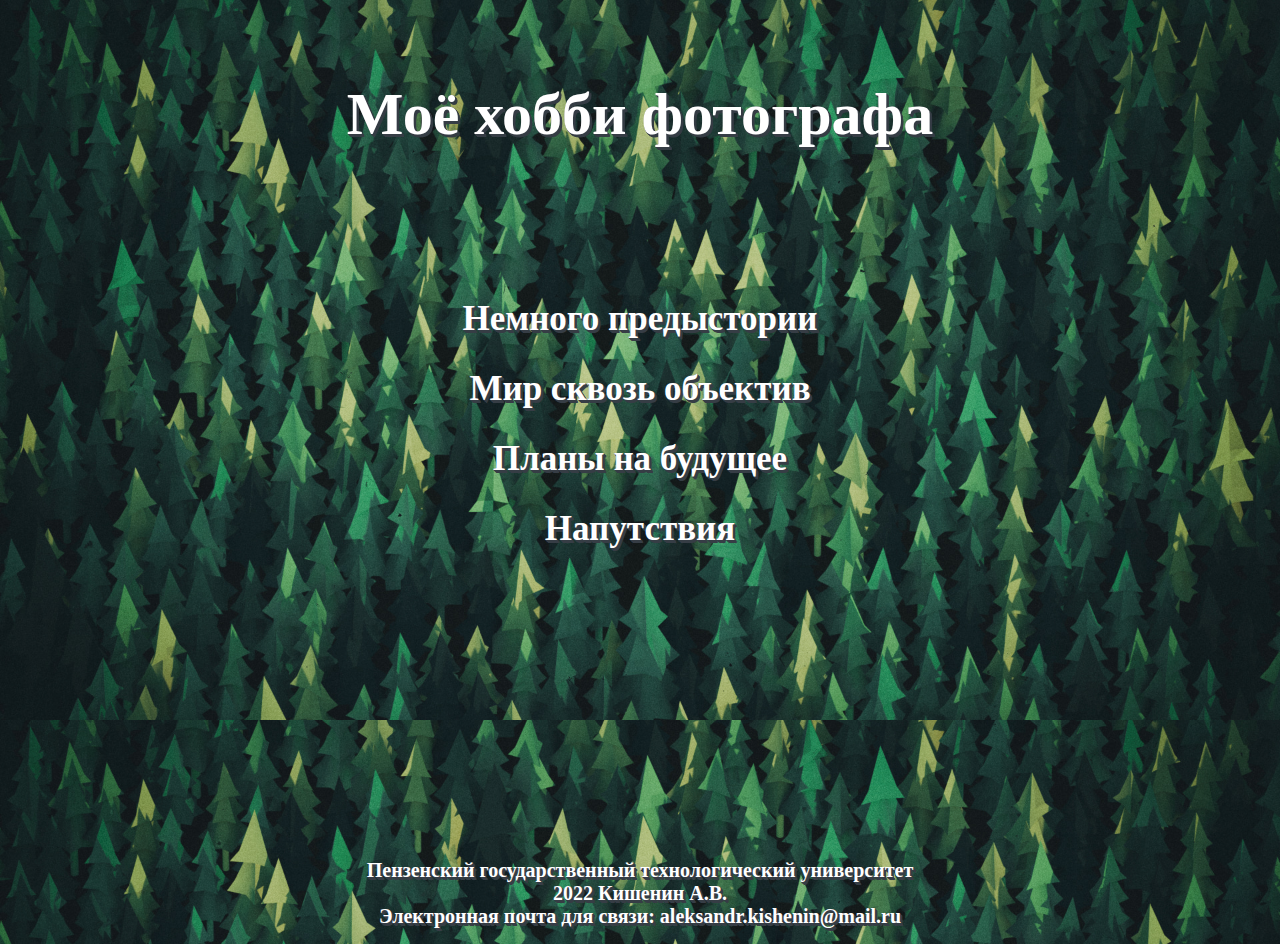
<file: index.html>
<!doctype html>
<html>
<head>
<meta charset="utf-8">
<title>Кишенин Александр Владимирович 18ИП1бп</title>
<link href="styles.css" rel="stylesheet" type="text/css">
</head>
	
<body>
<h4 class="stroke">Моё хобби фотографа</h4>
	<ul class="spisok">
	<li class="element"><a href="Prequel.html" >Немного предыстории</a></li>
	<li class="element"><a href="Experience.html" >Мир сквозь объектив</a></li>
	<li class="element"><a href="Future.html" >Планы на будущее</a></li>
	<li class="element"><a href="Wishes.html" >Напутствия</a></li>
	</ul>
	<ul class="spisok_min">
	<li class="element_min"><a target="_blank" href="http://www.penzgtu.ru">Пензенский государственный технологический университет</a></li>
	<li class="element_min">2022 Кишенин А.В.</li>
	<li class="element_min"><a href="mailto:aleksandr.kishenin@mail.ru">Электронная почта для связи: aleksandr.kishenin@mail.ru</a></li>
	</ul>
</body>
</html>
</file>
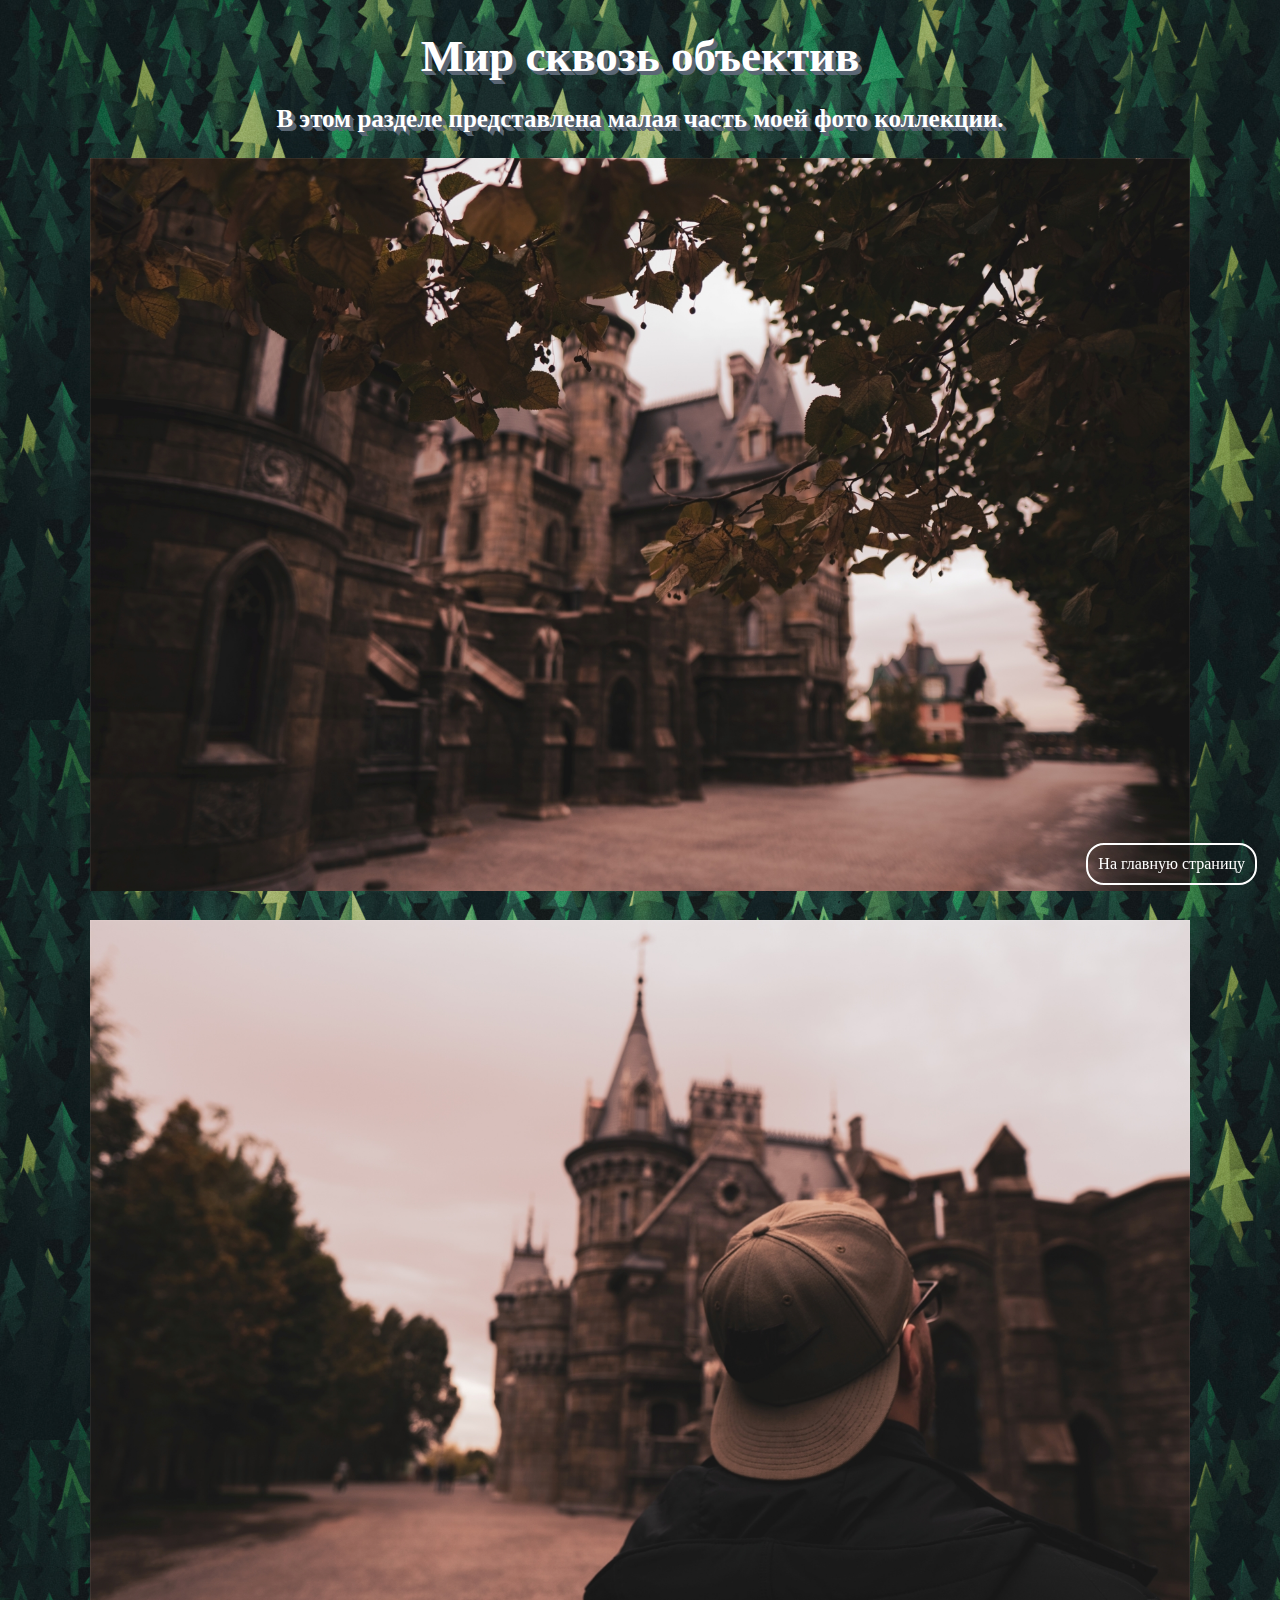
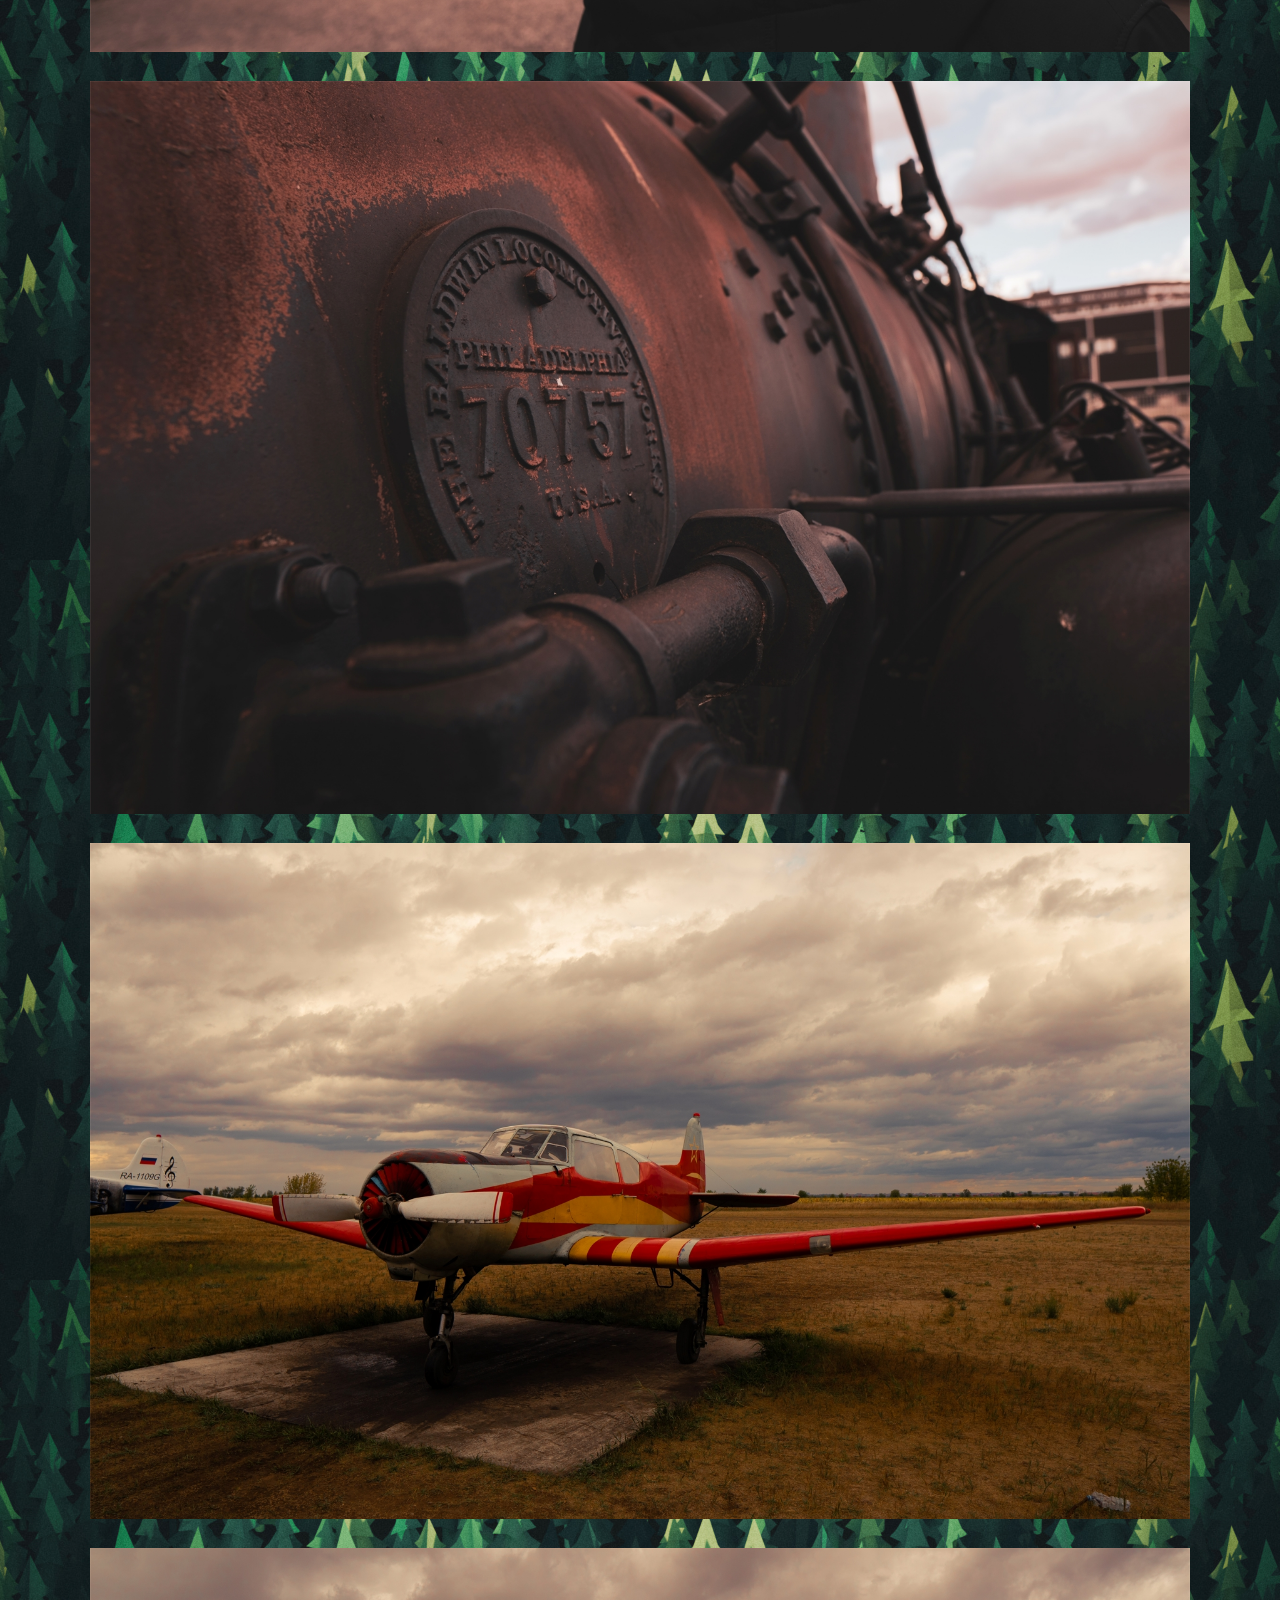
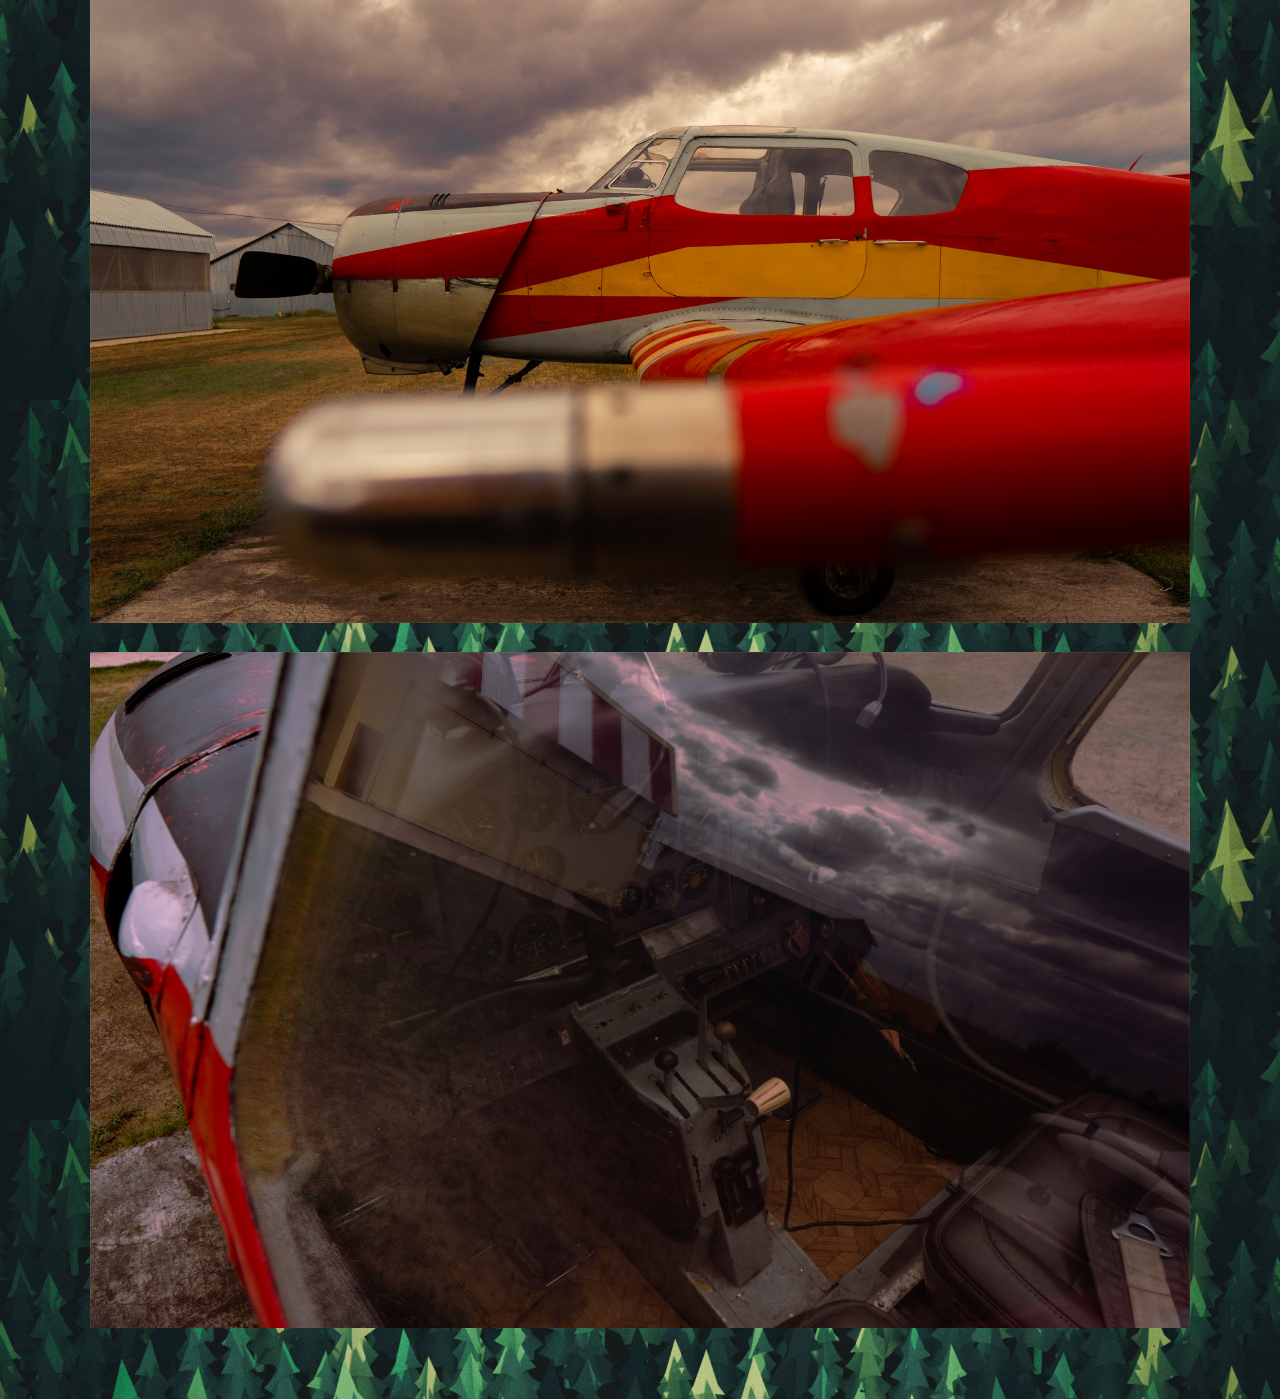
<file: Experience.html>
<!doctype html>
<html>
<head>
<meta charset="utf-8">
<title>Мир сквозь объектив</title>
<link href="styles3.css" rel="stylesheet" type="text/css">
</head>

<body>
	<main class="main-container">
  	<header class="main-header">
		  <h1 class="stroke">Мир сквозь объектив</h1>
	</header>
	 
<div class="main-content">
	<div class="stroke">
		<p class="text">
			В этом разделе представлена малая часть моей фото коллекции.
		</p>
	</div> 
	<ul class="spisok">
		<li class="element">
			<img class="element-img" src="images/tree.jpg">
		</li>
		<li class="element">
			<img class="element-img" src="images/castle.jpg">
		</li>
		<li class="element">
			<img class="element-img" src="images/train.jpg">
		</li>
		<li class="element">
			<img class="element-img" src="images/plane1.jpg">
		</li>
		<li class="element">
			<img class="element-img" src="images/plane2.jpg">
		</li>
		<li class="element">
			<img class="element-img" src="images/plane3.jpg">
		</li>
	</ul>
</div>
 	<footer class="main-footer">
		 <a href="index.html">На главную страницу</a>
		</footer>
</main>
</body>
</html>
</file>
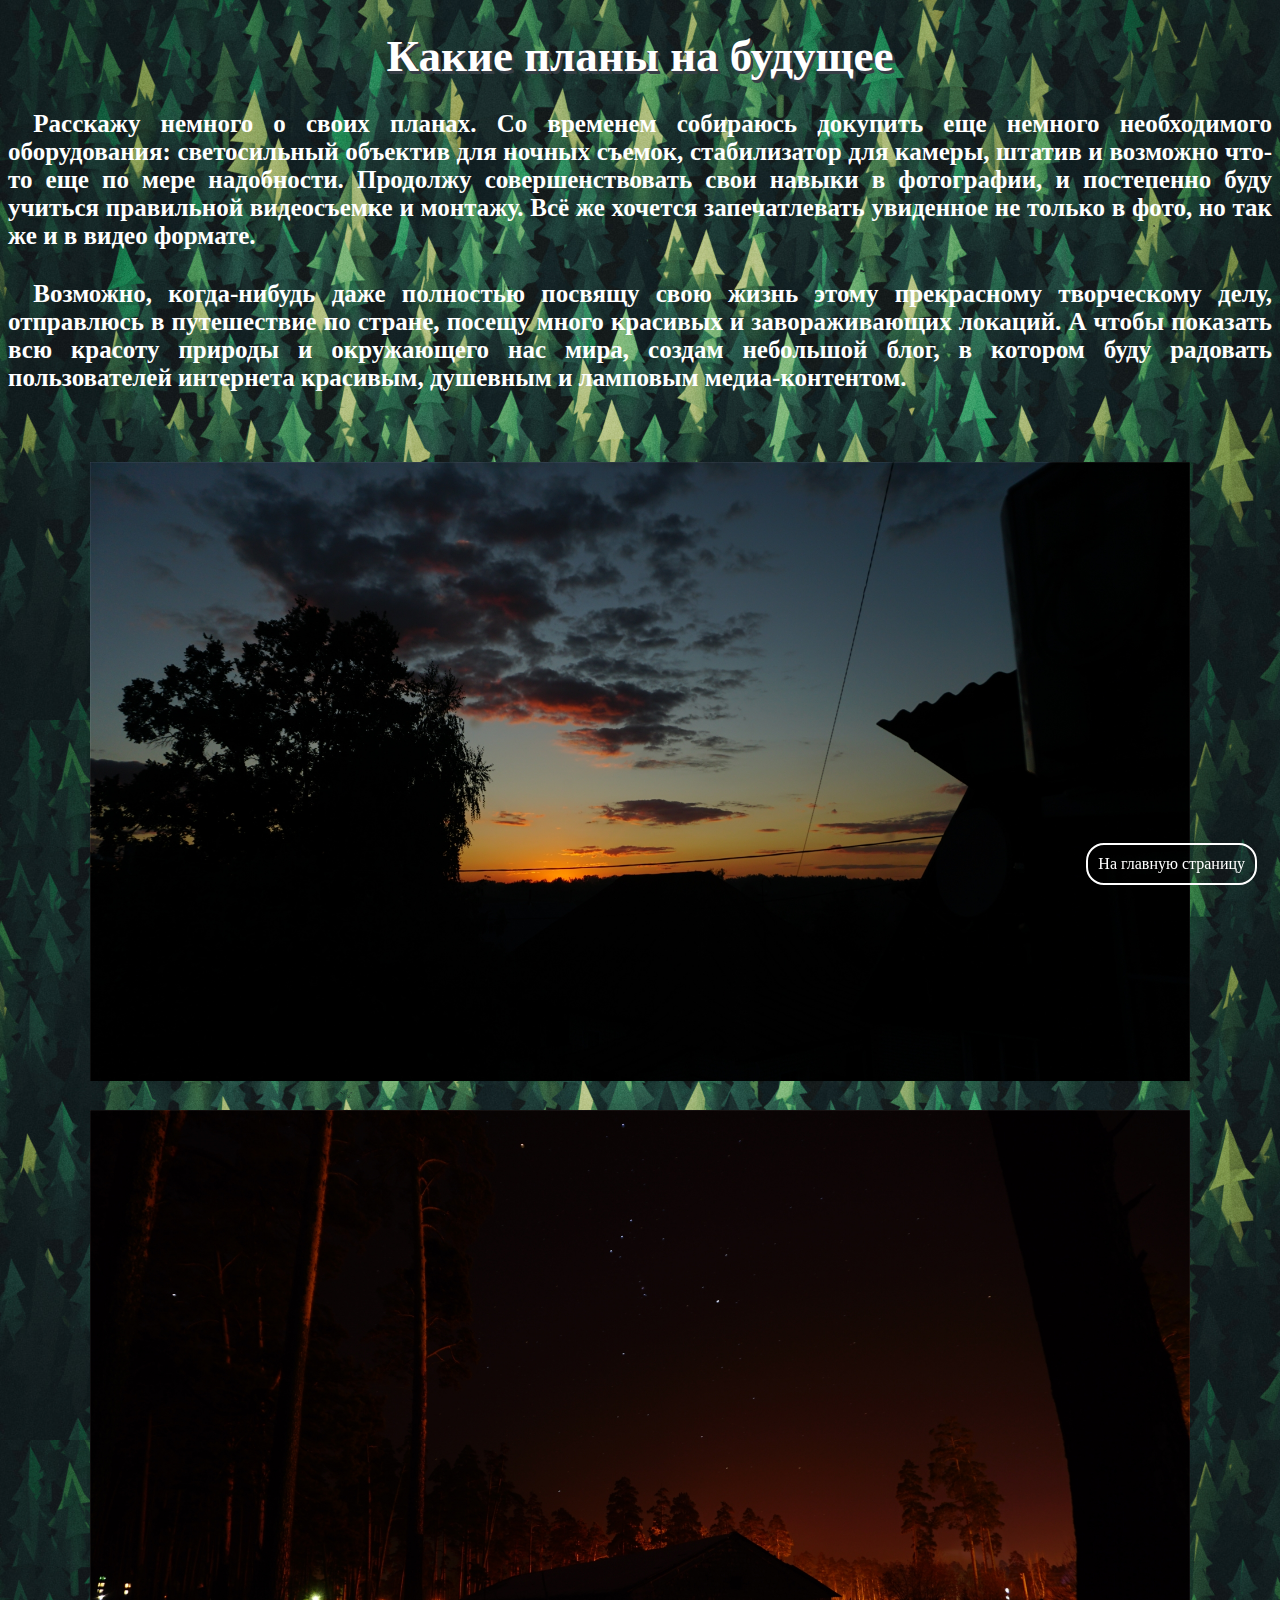
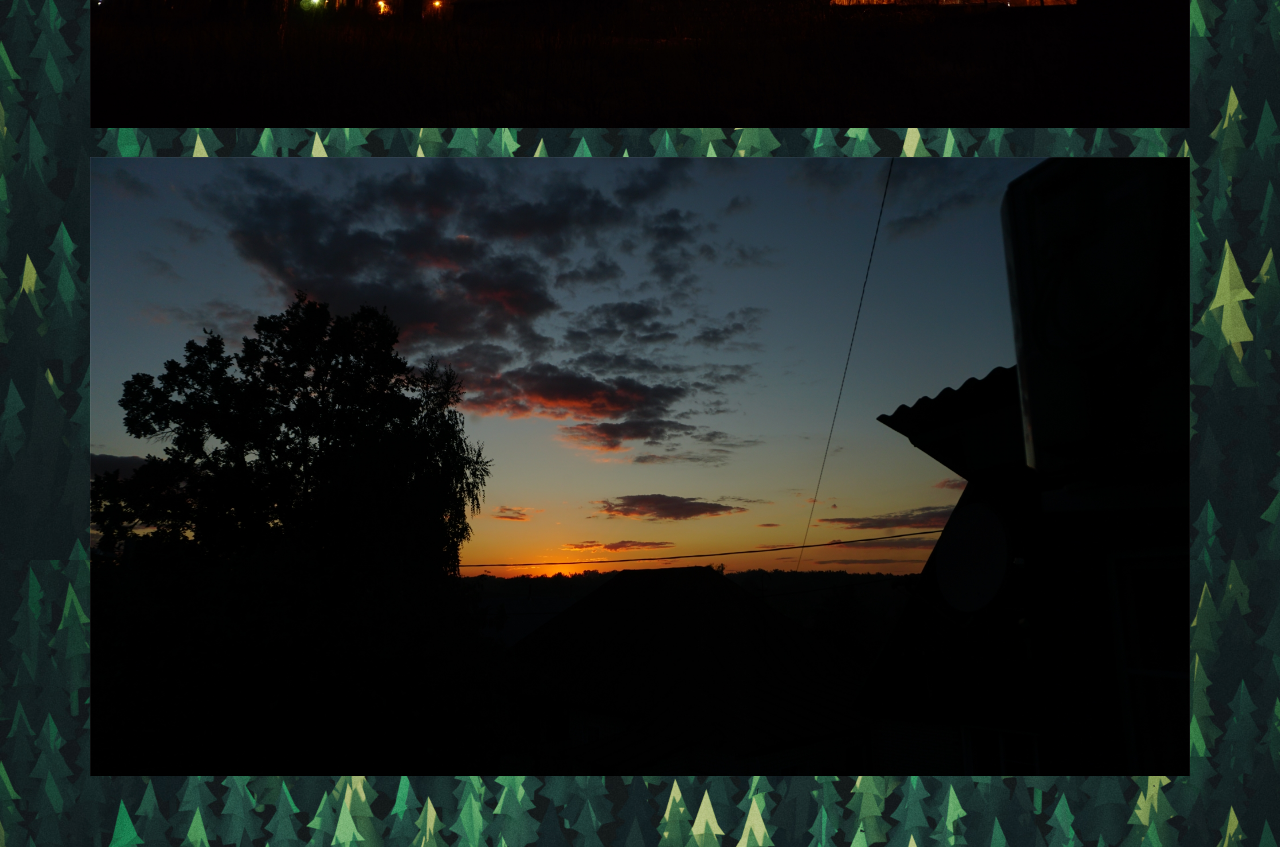
<file: Future.html>
<!doctype html>
<html>
<head>
<meta charset="utf-8">
<title>Планы на будущее</title>
<link href="styles4.css" rel="stylesheet" type="text/css">
</head>
<body>
	<main class="main-container">
  	<header class="main-header">
		  <h1 class="stroke">Какие планы на будущее</h1>
	</header>
	<div class="storke_text">
		<p class="text">
			Расскажу немного о своих планах. Со временем собираюсь докупить еще немного необходимого оборудования: светосильный объектив для ночных съемок, стабилизатор для камеры, штатив и возможно что-то еще по мере надобности. Продолжу совершенствовать свои навыки в фотографии, и постепенно буду учиться правильной видеосъемке и монтажу. Всё же хочется запечатлевать увиденное не только в фото, но так же и в видео формате.

		</p>
		<p class="text">
			Возможно, когда-нибудь даже полностью посвящу свою жизнь этому прекрасному творческому делу, отправлюсь в путешествие по стране, посещу много красивых и завораживающих локаций. А чтобы показать всю красоту природы и окружающего нас мира, создам небольшой блог, в котором буду радовать пользователей интернета красивым, душевным и ламповым медиа-контентом.
		</p>
	</div>

		<div class="main-content">

			<ul class="spisok">
				<li class="element">
					<img class="element-img" src="images/sunset.jpg">
				</li>
				<li class="element">
					<img class="element-img" src="images/hangar.jpg">
				</li>
				<li class="element">
					<img class="element-img" src="images/sunset.jpg">
				</li>
			</ul>
		</div>
		<footer class="main-footer">
			<a href="index.html">На главную страницу</a>
		</footer>
</main>
</body>
</html>
</file>
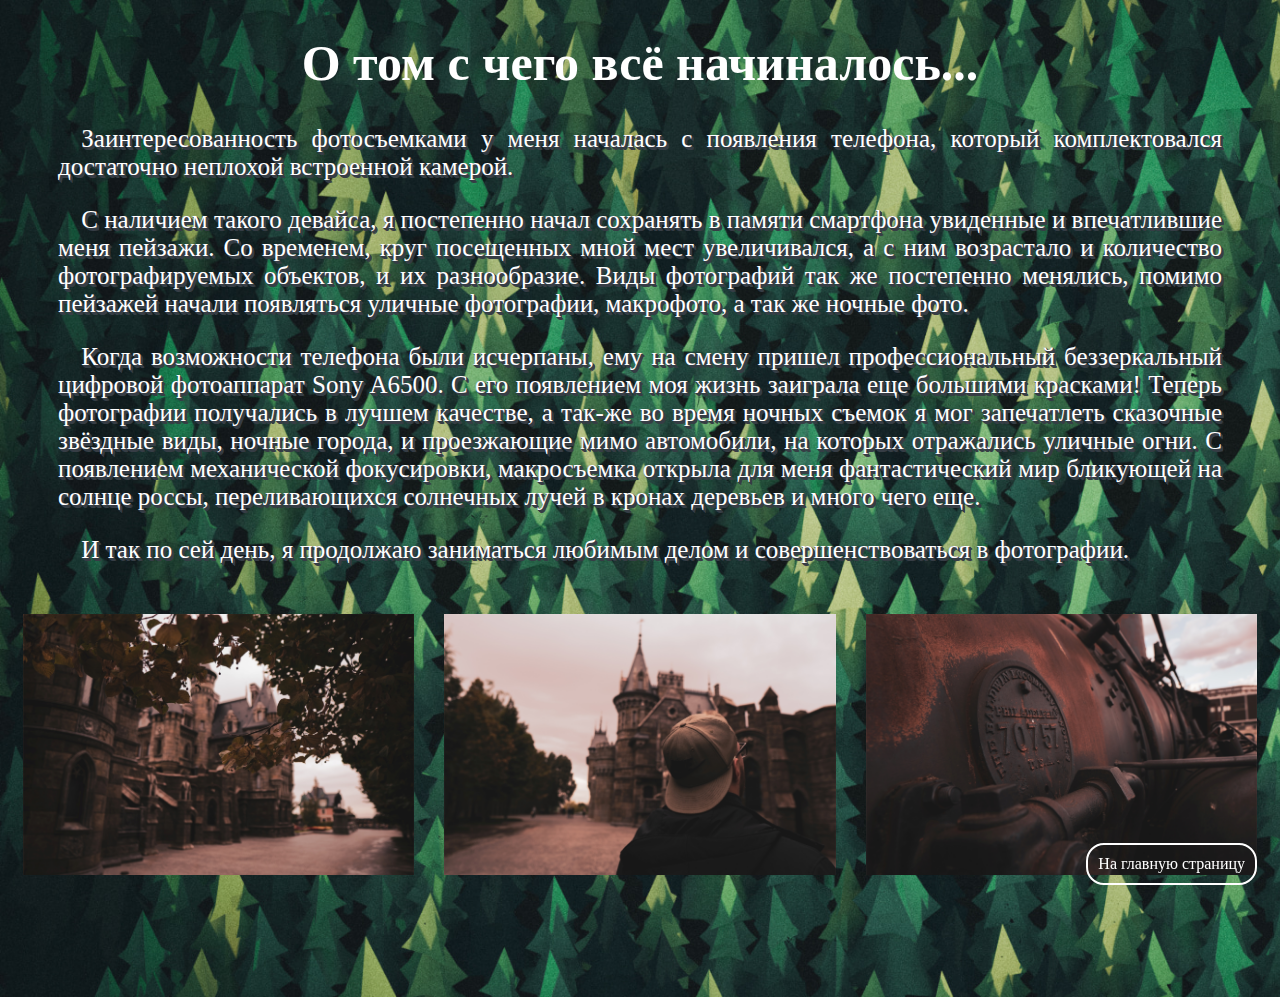
<file: Prequel.html>
<!doctype html>
<html>
<head>
<meta charset="utf-8">
<title>Немного предыстории</title>
<link href="styles2.css" rel="stylesheet" type="text/css">
</head>

<body>
  	<main >
		<header class="main-header">
			<h1 class="stroke-hedaer">О том с чего всё начиналось...</h1>
		</header>
		 <div class="main-content">
			 <p class="stroke">
				 Заинтересованность фотосъемками у меня началась с появления телефона, который комплектовался достаточно неплохой встроенной камерой.
			 </p>
			 <p class="stroke">
				 С наличием такого девайса, я постепенно начал сохранять в памяти смартфона увиденные и впечатлившие меня пейзажи. Со временем, круг посещенных мной мест увеличивался, а с ним возрастало и количество фотографируемых объектов, и их разнообразие. Виды фотографий так же постепенно менялись, помимо пейзажей начали появляться уличные фотографии, макрофото, а так же ночные фото.
			 </p>
			 <p class="stroke">
				 Когда возможности телефона были исчерпаны, ему на смену пришел профессиональный беззеркальный цифровой фотоаппарат Sony A6500. С его появлением моя жизнь заиграла еще большими красками! Теперь фотографии получались в лучшем качестве, а так-же во время ночных съемок я мог запечатлеть сказочные звёздные виды, ночные города, и проезжающие мимо автомобили, на которых отражались уличные огни. С появлением механической фокусировки, макросъемка открыла для меня фантастический мир бликующей на солнце россы, переливающихся солнечных лучей в кронах деревьев и много чего еще.
			 </p>
			 <p class="stroke">
				 И так по сей день, я продолжаю заниматься любимым делом и совершенствоваться в фотографии.
			 </p>
			<ul class="spisok">
				<li class="element"><img class="element-img" src="images/tree.jpg"></li>
				<li class="element"><img class="element-img" src="images/castle.jpg"></li>
				<li class="element"><img class="element-img" src="images/train.jpg"></li>
			</ul>
		 </div> 

		 <footer class="main-footer">
			<a class="footer-text" href="index.html">На главную страницу</a>
	   </footer>
	</main>
</body>
</html>
</file>
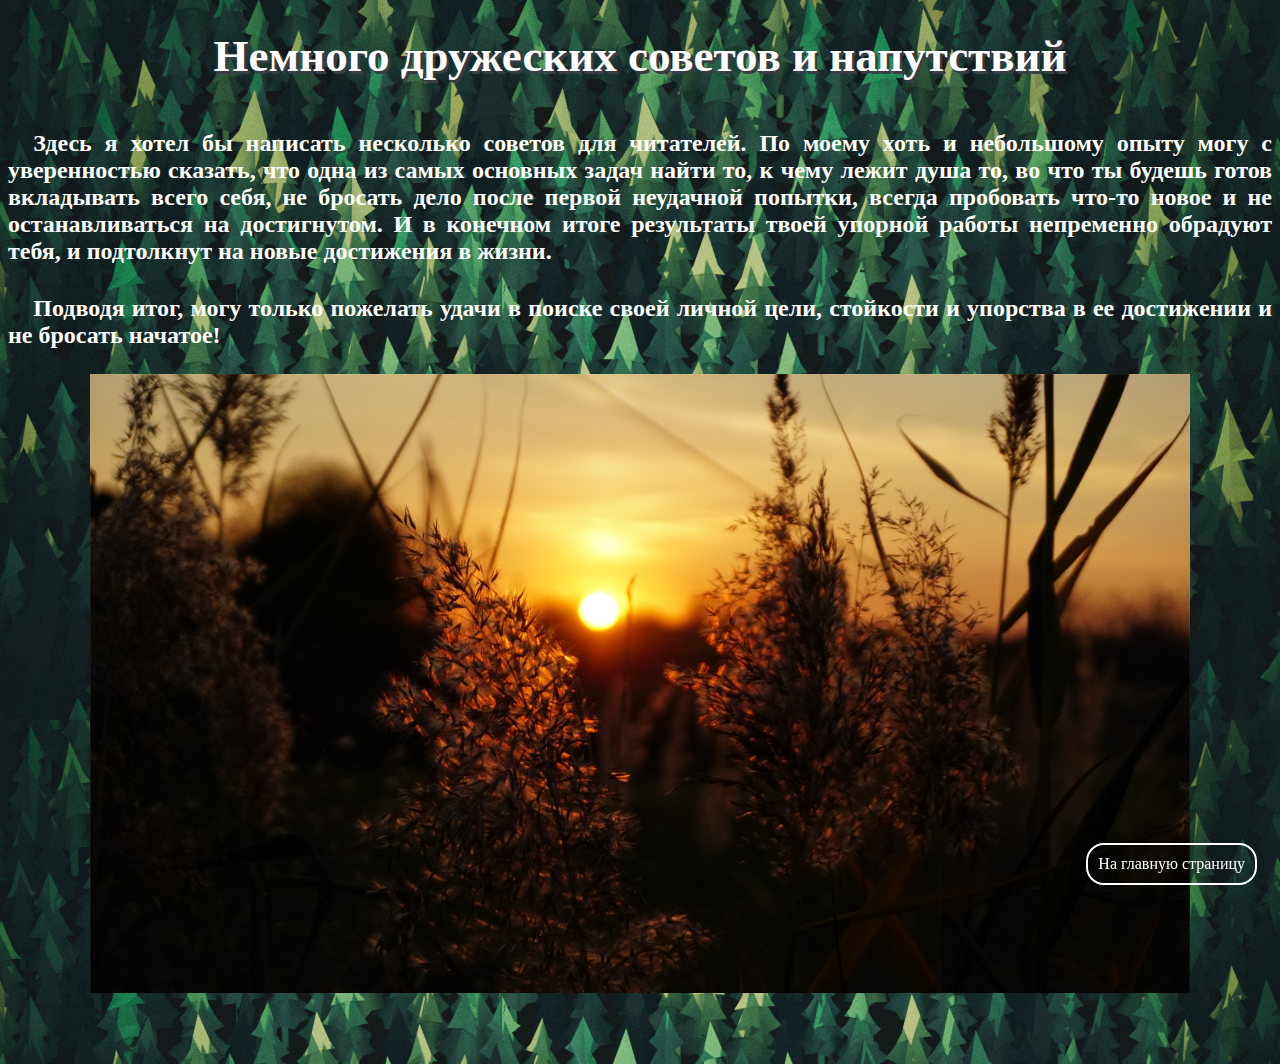
<file: Wishes.html>
<!doctype html>
<html>
<head>
<meta charset="utf-8">
<title>Напутствия</title>
<link href="styles5.css" rel="stylesheet" type="text/css">
</head>
<body>
	<main class="main-container">
  	<header class="main-header">
		  <h1 class="stroke">Немного дружеских советов и напутствий</h1>
	</header>

	  <div class="main-content">
		<p class="text">
			Здесь я хотел бы написать несколько советов для читателей. По моему хоть и небольшому опыту могу с уверенностью сказать, что одна из самых основных задач найти то, к чему лежит душа то, во что ты будешь готов вкладывать всего себя, не бросать дело после первой неудачной попытки, всегда пробовать что-то новое и не останавливаться на достигнутом. И в конечном итоге результаты твоей упорной работы непременно обрадуют тебя, и подтолкнут на новые достижения в жизни.
		</p>	
		<p class="text">
			Подводя итог, могу только пожелать удачи в поиске своей личной цели, стойкости и упорства в ее достижении и не бросать начатое!

		</p>
		
		<div class="img">
			<ul class="spisok">
				<li class="element">
					<img class="element-img" src="images/village.jpg"></div>
				</li>
			</ul>
		</div>
		


			<footer class="main-footer">
				<a href="index.html">На главную страницу</a>
			</footer>
</main>
</body>
</html>
</file>
<file: styles.css>
@charset "utf-8";

body{
	font-family: "Times New Roman";
	text-align: center;
	color: white;
	background: url("forest.jpg") repeat;
	-moz-background-size: 100%;
	-webkit-background-size: 100%;
	-o-background-size: 100%;
	background-size: 100%;
}
a{
	text-decoration: none;
	color: white;
}
.stroke {
	font-weight: bold;
	margin-bottom: 150px;
	font-size: 60px;
}
ul {
    margin-left: 0;
    padding-left: 0; 
   }
li {
    list-style-type: none;
   }
.element{
	font-weight: bold;
	padding-bottom: 30px;
	font-size: 35px;
}
.spisok, .spisok_min, .stroke{
	text-shadow: #363D45 0.25px 0.25px 0, #363D45 0.5px 0.5px 0, #363D45 0.75px 0.75px 0, #363D45 1px 1px 0,
                 #363D45 1.25px 1.25px 0, #363D45 1.5px 1.5px 0, #363D45 1.75px 1.75px 0, #363D45 2px 2px 0, 
                 #363D45 2.25px 2.25px 0, #363D45 2.5px 2.5px 0;
}
.spisok_min{
	margin-top: 280px;
}
.element_min{
	font-size: 20px;
	font-weight: bold;
}
</file>
<file: styles3.css>
@charset "utf-8";
a{
	text-decoration: none;
	color: white;
}
body{
	text-align: right;
	font-family: "Times New Roman";
	color: white;
	background: url(forest.jpg) repeat;
	-moz-background-size: 100%;
	-webkit-background-size: 100%;
	-o-background-size: 100%;
	background-size: 100%;
	transition: .5s ease-in-out;
}
/* .main-container{ max-width:100%; margin:0 auto; padding:0px; margin-top:50px;}
.main-container *{padding:0px;}
.main-container * + *{
	margin-top: 30px;
	margin-right: 0px;
	margin-left: 0px;
} */
.main-header{
	height:50px;
}
.main-content{
	min-height:790px;
}

.main-footer {     
	border-radius: 18px;
	padding: 10px 10px 10px 10px ;
  	position: sticky; 
  	bottom: 15px;
	margin-right: 15px;
	float: right;
	border: 2px solid white;
}

ul {
    margin-left: 0;
    padding-left: 0; 
   }

li {
    list-style-type: none;
}

.stroke {
    text-shadow: #5A6674 1px 1px 0, #5A6674 1px 1px 0, 
                 #5A6674 2px 2px 0, #5A6674 3px 3px 0, 
                 #5A6674 4px 4px 0;

	text-align: center;
	font-size: 45px;
	font-weight: bold;
   }

.text {
	font-size: 25px;
	font-weight: bold;
}


.spisok {
	max-width: 1100px;
	margin: auto;
	
}

.element {
	margin-bottom: 25px;
	width: 100%;
}

.element-img {
	
	width: 100%;

	
	transition: .5s ease-in-out;
}
</file>
<file: styles4.css>
@charset "utf-8";
a{
	text-decoration: none;
	color: white;
}
p{
	text-indent: 2%;
}
body{
	font-family: "Times New Roman";
	color: white;
	background: url(forest.jpg) repeat;
	-moz-background-size: 100%;
	-webkit-background-size: 100%;
	-o-background-size: 100%;
	background-size: 100%;
}
/* .main-container{ max-width:100%; margin:0 auto; padding:0px; margin-top:10px;}
.main-container *{padding:0px;}
.main-container * + *{
	margin-top: 30px;
	margin-right: 100px;
	margin-left: 100px;
} */
.main-header{
	height:50px;
}
.main-content{
	min-height:790px;
	margin-top: 70px;
}

.main-footer {     
	border-radius: 18px;
	padding: 10px 10px 10px 10px ;
  	position: sticky; 
  	bottom: 15px;
	margin-right: 15px;
	float: right;
	border: 2px solid white;
}
.stroke {
    text-shadow: #363D45 0.25px 0.25px 0, #363D45 0.5px 0.5px 0, #363D45 0.75px 0.75px 0, #363D45 1px 1px 0,
                 #363D45 1.25px 1.25px 0, #363D45 1.5px 1.5px 0, #363D45 1.75px 1.75px 0, #363D45 2px 2px 0, 
                 #363D45 2.25px 2.25px 0, #363D45 2.5px 2.5px 0;
	text-align: center;
	font-size: 45px;
	font-weight: bold;
   }
   

ul {
    margin-left: 0;
    padding-left: 0; 
   }

li {
    list-style-type: none;
}

.stroke {


   }


.text {
	max-width: 1500px;
	margin: auto;
	font-size: 25px;
	font-weight: bold;
	text-align: justify;
	
}

.text:nth-last-child(1n) {
	margin-top: 30px;
}

.stroke_text {
	margin-bottom: 40px;
}


.spisok {
	max-width: 1100px;
	margin: auto;
	
}

.element {
	margin-bottom: 25px;
	width: 100%;
}

.element-img {
	
	width: 100%;

	
	transition: .5s ease-in-out;
}
</file>
<file: styles2.css>
@charset "utf-8";
a{
	text-decoration: none;
	color: white;
}
p{
	text-indent: 2%;
}
body{
	font-family: "Times New Roman";
	/* text-align: right; */
	color: white;
	background: url(forest.jpg) repeat;
	-moz-background-size: 100%;
	-webkit-background-size: 100%;
	-o-background-size: 100%;
	background-size: cover;
}

/* .main-container{ max-width:100%; margin:0 auto; padding:0px; margin-top:10px;}
.main-container *{padding:0px;}
.main-container * + *{
	margin-top: 30px;
	margin-right: 100px;
	margin-left: 100px;
} */
.main-header{
	font-size: 25px;
	text-align: center;
	max-width: 1920px;
}
.main-content{
	margin: auto;
	max-width: 1650px;
	min-height: 830px;
}

.footer-text {
 color: white;
}

.main-footer {     
	border-radius: 18px;
	padding: 10px 10px 10px 10px ;
  	position: sticky; 
  	bottom: 15px;
	margin-right: 15px;
	float: right;
	border: 2px solid white;
}

.stroke {
    text-shadow: #363D45 0.25px 0.25px 0, #363D45 0.5px 0.5px 0, #363D45 0.75px 0.75px 0, #363D45 1px 1px 0,
                 #363D45 1.25px 1.25px 0, #363D45 1.5px 1.5px 0, #363D45 1.75px 1.75px 0, #363D45 2px 2px 0, 
                 #363D45 2.25px 2.25px 0, #363D45 2.5px 2.5px 0;

	text-align: justify;
	margin-left: 50px;
	margin-right: 50px;
	max-width: 1550px;	
	font-size: 25px;	
	font-weight: bolds; 
   }

.stroke-hedaer {
	
}

   

ul {
    margin-left: 0;
    padding-left: 0; 
   }

li {
    list-style-type: none;
}
.spisok{
	display: flex;
	justify-content: center;
	margin-top: 50px;
}

.element {
	width: 100%;
	margin-left: 15px;
	margin-right: 15px;
}



.element-img{
	width: 100%;
	transition: .5s ease-in-out;
}



@media (max-width: 1008px) {
	.spisok {
		flex-wrap: wrap;
	}

	.element {
		margin-bottom: 25px;
		display: flex;
		justify-content: center;
		padding-right: 0px;
	}
}
</file>
<file: styles5.css>
@charset "utf-8";
a{
	text-decoration: none;
	color: white;
}
p{
	text-indent: 2%;
}
body{
	font-family: "Times New Roman";
	text-align: right;
	color: white;
	background: url(forest.jpg) repeat;
	-moz-background-size: 100%;
	-webkit-background-size: 100%;
	-o-background-size: 100%;
	background-size: 100%;
}
/* .main-container{ max-width:100%; margin:0 auto; padding:0px; margin-top:10px;}
.main-container *{padding:0px;}
.main-container * + *{
	margin-top: 30px;
	margin-right: 100px;
	margin-left: 100px;
} */
.main-header{
	height:70px;
}
.main-content{
	min-height:790px;
}

.main-footer {     
	border-radius: 18px;
	padding: 10px 10px 10px 10px ;
  	position: sticky; 
  	bottom: 15px;
	margin-right: 15px;
	float: right;
	border: 2px solid white;
}
.stroke {
    text-shadow: #363D45 0.25px 0.25px 0, #363D45 0.5px 0.5px 0, #363D45 0.75px 0.75px 0, #363D45 1px 1px 0,
                 #363D45 1.25px 1.25px 0, #363D45 1.5px 1.5px 0, #363D45 1.75px 1.75px 0, #363D45 2px 2px 0, 
                 #363D45 2.25px 2.25px 0, #363D45 2.5px 2.5px 0;

text-align: center;
font-size: 45px;
font-weight: bold;
}
.image{
	margin-top: -45px;
}

ul {
    margin-left: 0;
    padding-left: 0; 
   }

li {
    list-style-type: none;
}

.stroke {


   }


.text {
	max-width: 1500px;
	margin: auto;
	font-size: 24px;
	font-weight: bold;
	text-align: justify;
	
}

.text:nth-last-child(1n) {
	margin-top: 30px;
}

.stroke_text {
	margin-bottom: 40px;
}


.spisok {
	
	max-width: 1100px;
	margin: auto;
	
}

.img {
	margin-top: 25px;	
}

.element {
	margin-bottom: 25px;
	width: 100%;
}

.element-img {
	
	width: 100%;

	
	transition: .5s ease-in-out;
}
</file>
